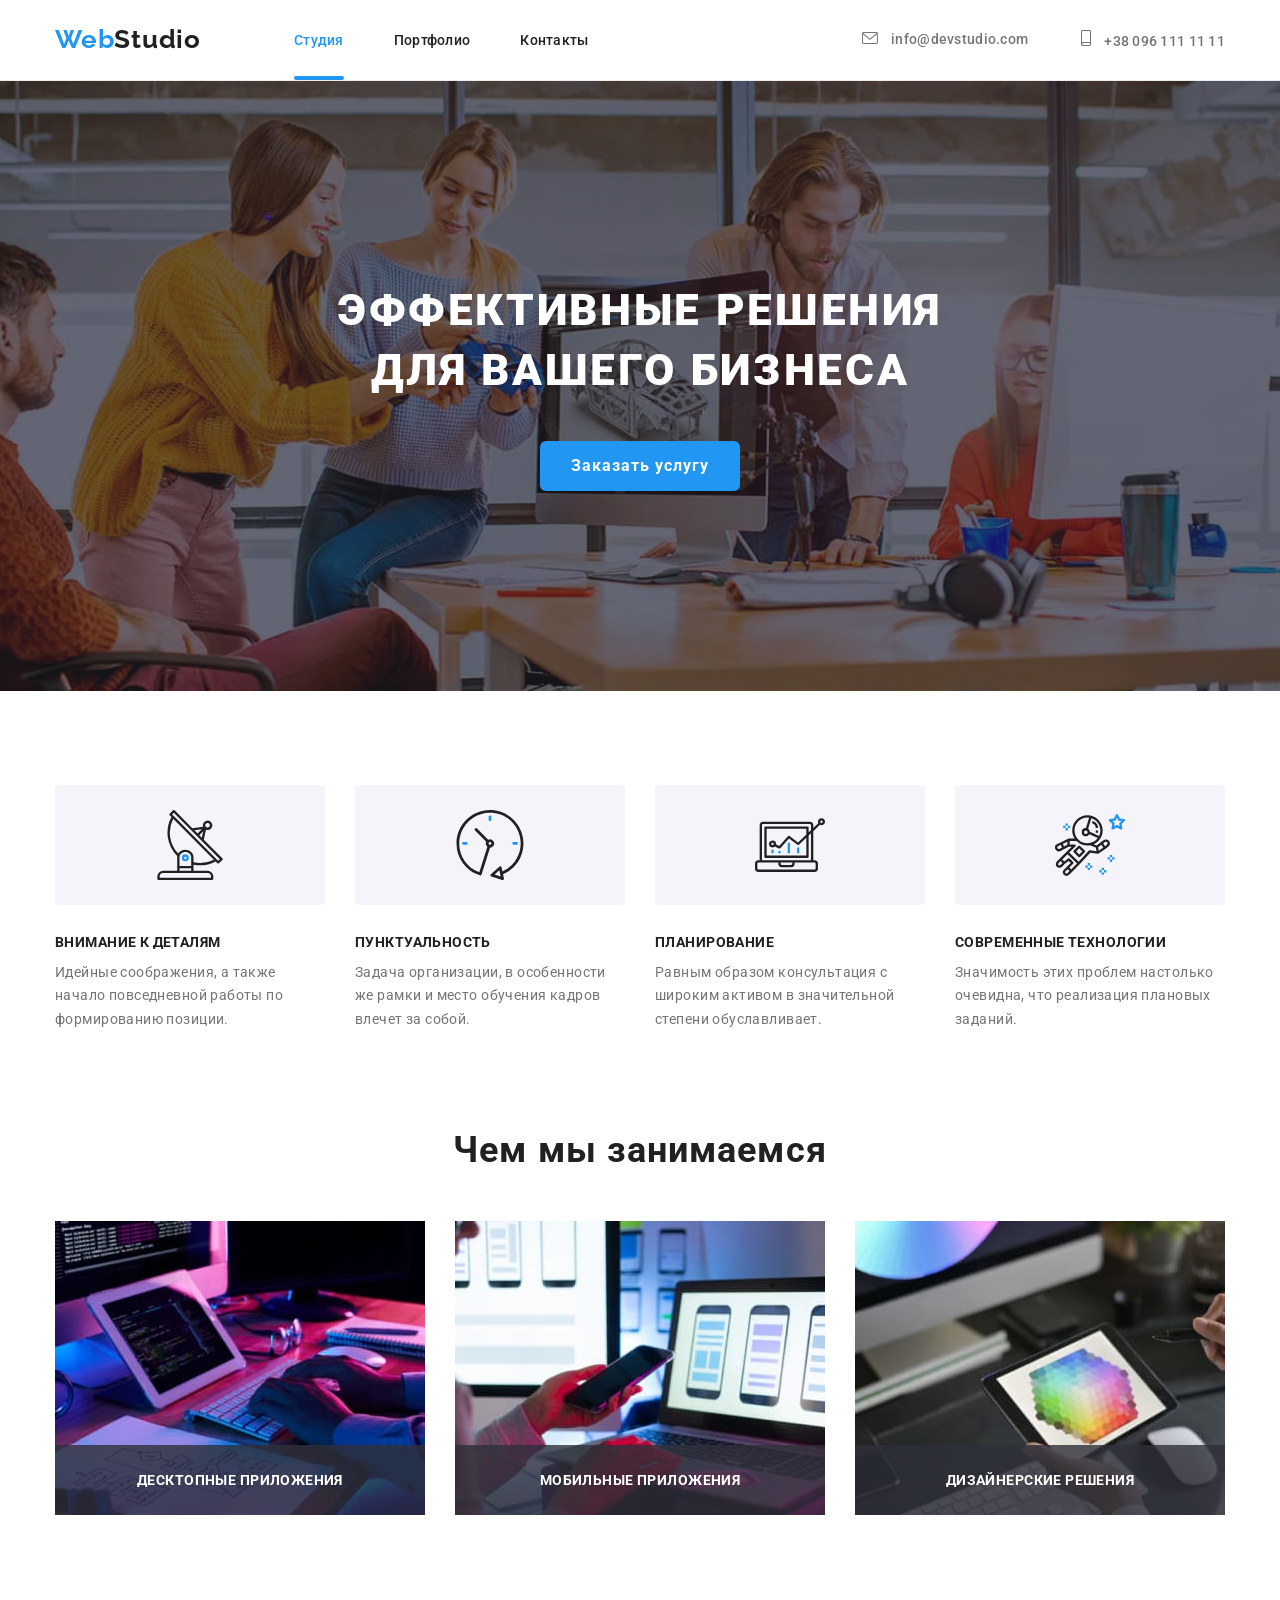
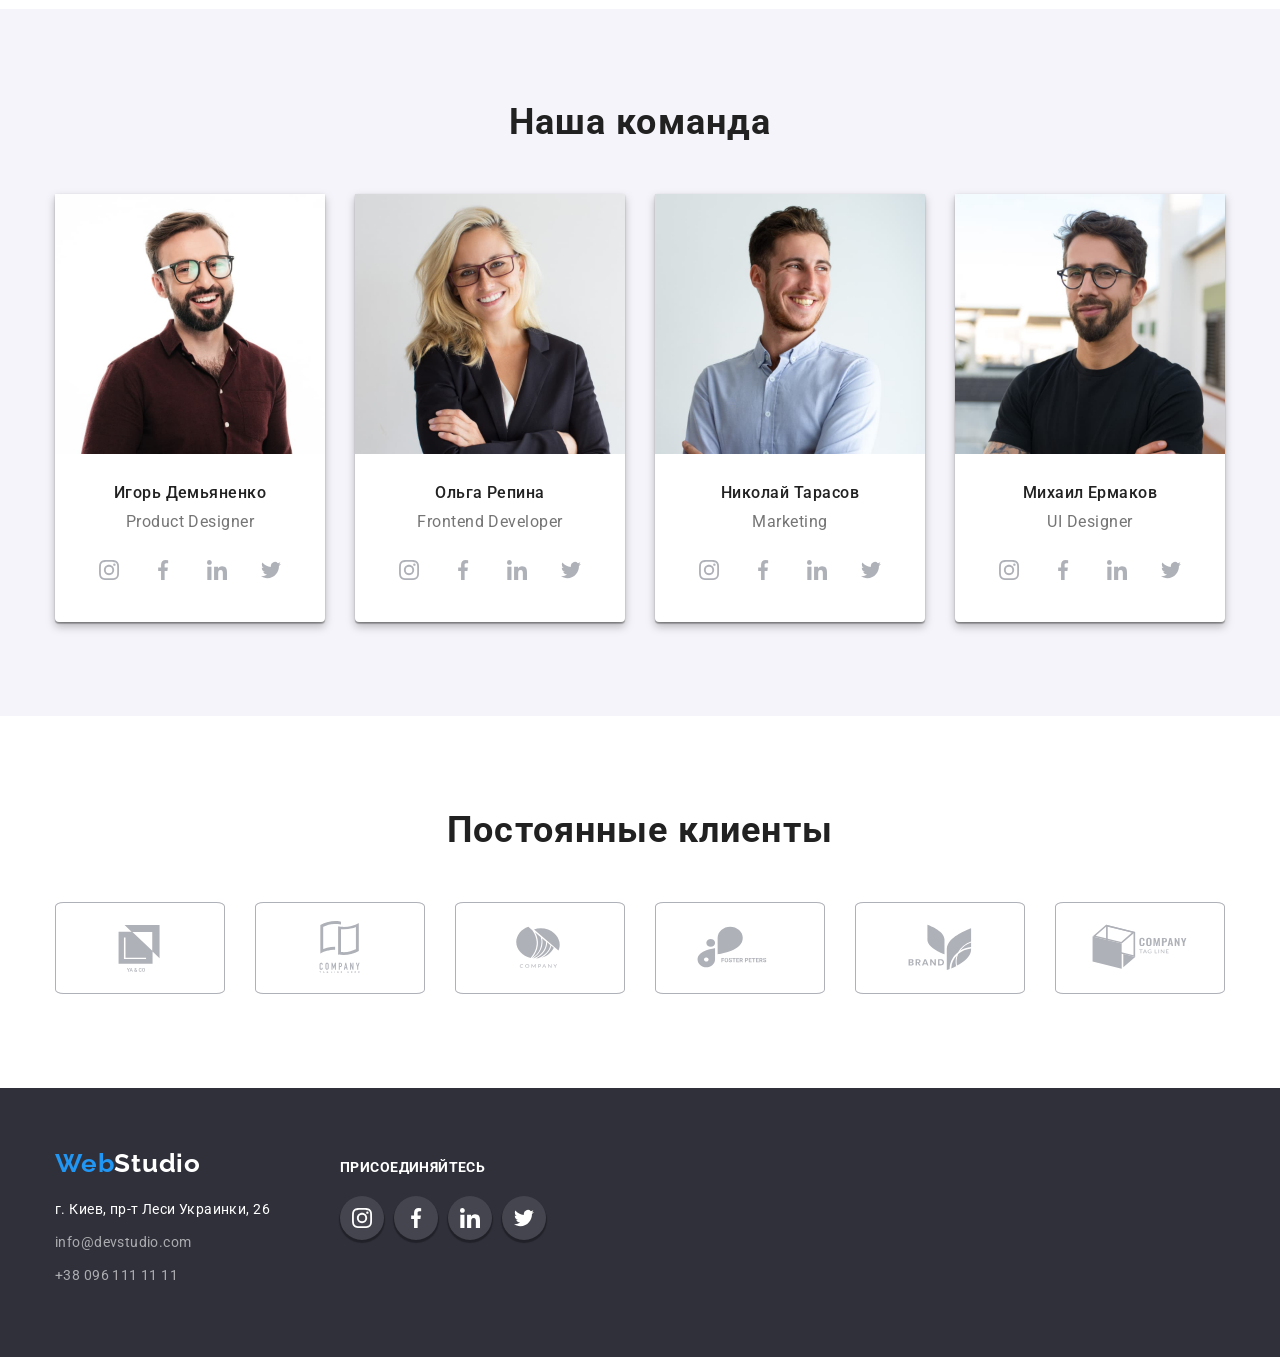
<file: index.html>
<!DOCTYPE html>
<html lang="ru">
<head>
    <meta charset="UTF-8">
    <meta http-equiv="X-UA-Compatible" content="IE=edge">
    <meta name="viewport" content="width=device-width, initial-scale=1.0">
    <link rel="preconnect" href="https://fonts.googleapis.com">
    <link rel="preconnect" href="https://fonts.gstatic.com" crossorigin>
    <link href="https://fonts.googleapis.com/css2?family=Raleway:wght@700&family=Roboto:wght@400;500;700;900&display=swap"
        rel="stylesheet">
    <title>Document</title>
    <link rel="stylesheet" href="https://cdnjs.cloudflare.com/ajax/libs/modern-normalize/1.1.0/modern-normalize.min.css"
        integrity="sha512-wpPYUAdjBVSE4KJnH1VR1HeZfpl1ub8YT/NKx4PuQ5NmX2tKuGu6U/JRp5y+Y8XG2tV+wKQpNHVUX03MfMFn9Q=="
        crossorigin="anonymous" referrerpolicy="no-referrer" />
    <link rel="stylesheet" href="./css/style.css">
</head>
<body>
    <!--Header-->
    <header class="header">
        <div class="container">
            <div class="logo"> 
        <a href="index.html" lang="en" class="header-first">Web<span class="header-second">Studio</span></a>
            </div>
        <nav class="header-nav">
            <ul class="header-list">
                <li class="header-item"><a href="./index.html" class="header-link link current">Студия</a></li>
                <li class="header-item"><a href="./portfolio.html" class="header-link link">Портфолио</a></li>
                <li class="header-item"><a href="./contacts.html" class="header-link link">Контакты</a></li>
            </ul>
        </nav>
            <ul class="header-connect list">
                <li class="header-connect-item"><a class="header-mail link" href="mailto:info@devstudio.com">
            <svg class="header-mail-icon" widht="16" height="12">
                <use href="./images/sprite.svg#icon-envelope"></use>
            </svg>
         info@devstudio.com</a></li>
                <li class="header-connect-item"><a class="header-tel link" href="tel:+380961111111">
            <svg class="header-mail-icon" widht="10" height="16">
                <use href="./images/sprite.svg#icon-smartphone"></use>
            </svg>+38 096 111 11 11</a></li>
        </ul>
        </div>
    </header>
    <!-- Main -->
    <main>
        <section class="hero section">
            <div class="container">
            <h1 class="hero-title">Эффективные решения <br> для вашего бизнеса</h1>
            <button data-modal-open type="button" class="hero-btn">Заказать услугу</button>
            </div>
        </section>
        <section class="description section">
            <div class="container">
            <ul class="description-list">
                <li class="description-item icon-group">
                    <h3 class="description-title">Внимание к деталям</h3>
                    <p class="description-text">Идейные соображения, а также начало повседневной работы по формированию позиции.</p>
                </li>
                <li class="description-item icon-clock">
                    <h3 class="description-title">Пунктуальность</h3>
                    <p class="description-text">Задача организации, в особенности же рамки и место обучения кадров влечет за собой.</p>
                </li>
                <li class="description-item icon-diagram">
                    <h3 class="description-title">Планирование</h3>
                    <p class="description-text">Равным образом консультация с широким активом в значительной степени обуславливает.</p>
                </li>
                <li class="description-item icon-astronaut">
                    <h3 class="description-title">Современные технологии</h3>
                    <p class="description-text">Значимость этих проблем настолько очевидна, что реализация плановых заданий.</p>
                </li>
            </ul>
            </div>
        </section>
        <section class="about section">
            <div class="container">
            <h2 class="about-title">Чем мы занимаемся</h2>
            <ul class="about-list">
                <li class="about-foto">
                    <img src="./images/image1.jpg" alt="набор кода" width="370" height="294">
                    <p class="about-desctop">Десктопные приложения</p>
                </li>
                <li class="about-foto">
                    <img src="./images/image2.jpg" alt="синхронизация с телефона" width="370" height="294">
                    <p class="about-desctop">Мобильные приложения</p>
                </li>
                <li class="about-foto">
                    <img src="./images/image3.jpg" alt="выбор цвета" width="370" height="294">
                    <p class="about-desctop">Дизайнерские решения</p>
                </li>
            </ul>
            </div>
        </section>
        <section class="section team-section">
            <div class="team container">
            <h2 class="team-title">Наша команда</h2>
            <ul class="team-list">
                <li class="team-people">
                    <img src="./images/img4.jpg" alt="мужчина" width="270" height="260">
                    <div class="team-description"><h3 class="team-name">Игорь Демьяненко</h3>
                    <p lang="en" class="team-position">Product Designer</p></div>
                    <ul class="team-soc-list list">
                        <li class="team-soc-item"><a href="" class="team-soc-link link">
                            <svg class="team-soc-icon" wight="20" height="20">
                                <use href="./images/sprite.svg#icon-instagram"></use>
                            </svg>
                        </a></li>
                        <li class="team-soc-item"><a href="" class="team-soc-link link">
                            <svg class="team-soc-icon" wight="20" height="20">
                                <use href="./images/sprite.svg#icon-facebook"></use>
                            </svg>
                        </a></li>
                        <li class="team-soc-item"><a href="" class="team-soc-link link">
                            <svg class="team-soc-icon" wight="20" height="20">
                                <use href="./images/sprite.svg#icon-linkedin"></use>
                            </svg>
                        </a></li>
                        <li class="team-soc-item"><a href="" class="team-soc-link link">
                            <svg class="team-soc-icon" wight="20" height="20">
                                <use href="./images/sprite.svg#icon-twitter"></use>
                            </svg>
                        </a></li>
                    </ul>
                </li>
                <li class="team-people">
                    <img src="./images/img5.jpg" alt="девушка" width="270" height="260">
                    <div class="team-description"><h3 class="team-name">Ольга Репина</h3>
                    <p lang="en" class="team-position">Frontend Developer</p></div>
                    <ul class="team-soc-list list">
                        <li class="team-soc-item"><a href="" class="team-soc-link link">
                            <svg class="team-soc-icon" wight="20" height="20">
                                <use href="./images/sprite.svg#icon-instagram"></use>
                            </svg>
                        </a></li>
                        <li class="team-soc-item"><a href="" class="team-soc-link link">
                            <svg class="team-soc-icon" wight="20" height="20">
                                <use href="./images/sprite.svg#icon-facebook"></use>
                            </svg>
                        </a></li>
                        <li class="team-soc-item"><a href="" class="team-soc-link link">
                            <svg class="team-soc-icon" wight="20" height="20">
                                <use href="./images/sprite.svg#icon-linkedin"></use>
                            </svg>
                        </a></li>
                        <li class="team-soc-item"><a href="" class="team-soc-link link">
                            <svg class="team-soc-icon" wight="20" height="20">
                                <use href="./images/sprite.svg#icon-twitter"></use>
                            </svg>
                        </a></li>
                    </ul>
                </li> 
                <li class="team-people">
                    <img src="./images/img6.jpg" alt="мужчина" width="270" height="260">
                    <div class="team-description"><h3 class="team-name">Николай Тарасов</h3>
                    <p lang="en" class="team-position">Marketing</p></div>
                    <ul class="team-soc-list list">
                        <li class="team-soc-item"><a href="" class="team-soc-link link">
                            <svg class="team-soc-icon" wight="20" height="20">
                                <use href="./images/sprite.svg#icon-instagram"></use>
                            </svg>
                        </a></li>
                        <li class="team-soc-item"><a href="" class="team-soc-link link">
                            <svg class="team-soc-icon" wight="20" height="20">
                                <use href="./images/sprite.svg#icon-facebook"></use>
                            </svg>
                        </a></li>
                        <li class="team-soc-item"><a href="" class="team-soc-link link">
                            <svg class="team-soc-icon" wight="20" height="20">
                                <use href="./images/sprite.svg#icon-linkedin"></use>
                            </svg>
                        </a></li>
                        <li class="team-soc-item"><a href="" class="team-soc-link link">
                            <svg class="team-soc-icon" wight="20" height="20">
                                <use href="./images/sprite.svg#icon-twitter"></use>
                            </svg>
                        </a></li>
                    </ul>
                </li>
                <li class="team-people">
                    <img src="./images/img7.jpg" alt="мужчина" width="270" height="260">
                    <div class="team-description"><h3 class="team-name">Михаил Ермаков</h3>
                    <p lang="en" class="team-position">UI Designer</p></div>
                    <ul class="team-soc-list list">
                        <li class="team-soc-item"><a href="" class="team-soc-link link">
                            <svg class="team-soc-icon" wight="20" height="20">
                                <use href="./images/sprite.svg#icon-instagram"></use>
                            </svg>
                        </a></li>
                        <li class="team-soc-item"><a href="" class="team-soc-link link">
                            <svg class="team-soc-icon" wight="20" height="20">
                                <use href="./images/sprite.svg#icon-facebook"></use>
                            </svg>
                        </a></li>
                        <li class="team-soc-item"><a href="" class="team-soc-link link">
                            <svg class="team-soc-icon" wight="20" height="20">
                                <use href="./images/sprite.svg#icon-linkedin"></use>
                            </svg>
                        </a></li>
                        <li class="team-soc-item"><a href="" class="team-soc-link link">
                            <svg class="team-soc-icon" wight="20" height="20">
                                <use href="./images/sprite.svg#icon-twitter"></use>
                            </svg>
                        </a></li>
                    </ul>
                </li>
            </ul>
            </div>
        </section>
        <section class="section">
            <div class="container">
                <h2 class="client-title">Постоянные клиенты</h2>
                <ul class="client-list list">
                    <li class="client-item">
                        <a href="" class="client-link link">
                            <svg class="client-icon" wight="106" height="60">
                                <use href="./images/sprite.svg#icon-yaco"></use>
                            </svg>
                        </a>
                    </li>
                    <li class="client-item">
                        <a href="" class="client-link link">
                            <svg class="client-icon" wight="106" height="60">
                                <use href="./images/sprite.svg#icon-company"></use>
                            </svg>
                        </a>
                    </li>
                    <li class="client-item">
                        <a href="" class="client-link link">
                            <svg class="client-icon" wight="106" height="60">
                                <use href="./images/sprite.svg#icon-company_twice"></use>
                            </svg>
                        </a>
                    </li>
                    <li class="client-item">
                        <a href="" class="client-link link">
                            <svg class="client-icon" wight="106" height="60">
                                <use href="./images/sprite.svg#icon-fosters"></use>
                            </svg>
                        </a>
                    </li>
                    <li class="client-item">
                        <a href="" class="client-link link">
                            <svg class="client-icon" wight="106" height="60">
                                <use href="./images/sprite.svg#icon-brand"></use>
                            </svg>
                        </a>
                    </li>
                    <li class="client-item">
                        <a href="" class="client-link link">
                            <svg class="client-icon" wight="106" height="60">
                                <use href="./images/sprite.svg#icon-company_third"></use>
                            </svg>
                        </a>
                    </li>
                </ul>
            </div>
        </section>
    </main>
    <!-- Футер -->
    <footer class="footer">
        <div class="footer-container container">
        <div class="logo-footer">
        <a href="index.html" lang="en" class="link footer-logo-first">Web<span class="footer-logo-second">Studio</span></a>
        <address class="footer-adress">
            <ul class="footer-list">
                <li class="footer-item"><a class="footer-street link" href="https://goo.gl/maps/RggWu3k9mETqc1mK9" target="_blank" rel="noopener nofollow noreferrer">г.
                        Киев, пр-т Леси Украинки, 26</a></li>
                <li class="footer-item"><a class="footer-mail link" href="mailto:info@devstudio.com">info@devstudio.com</a></li>
                <li class="footer-item"><a class="footer-tel link" href="tel:+380961111111">+38 096 111 11 11</a></li>
            </ul>
        </address>
        </div>
        <div class="footer-second">
            <p class="footer-connect">Присоединяйтесь</p>
            <ul class="footer-soc-list list">
                <li class="footer-soc-item">
                    <a href="" class="footer-soc-link link">
                    <svg class="footer-soc-icon" wight="20" height="20">
                        <use href="./images/sprite.svg#icon-instagram"></use>
                    </svg>
                    </a>
                </li>
                <li class="footer-soc-item">
                    <a href="" class="footer-soc-link link">
                        <svg class="footer-soc-icon" wight="20" height="20">
                            <use href="./images/sprite.svg#icon-facebook"></use>
                        </svg>
                    </a>
                </li>
                <li class="footer-soc-item">
                    <a href="" class="footer-soc-link link">
                        <svg class="footer-soc-icon" wight="20" height="20">
                            <use href="./images/sprite.svg#icon-linkedin"></use>
                        </svg>
                    </a>
                </li>
                <li class="footer-soc-item">
                    <a href="" class="footer-soc-link link">
                        <svg class="footer-soc-icon" wight="20" height="20">
                            <use href="./images/sprite.svg#icon-twitter"></use>
                        </svg>
                    </a>
                </li>
            </ul>
        </div>
        </div>
    </footer>
    <div class="backdrop is-hidden " data-modal>
        <div class="modal">
            <button data-modal-close type="button" class="modal-btn">X
            </button>
        </div>

    </div>
    <script src="./js/modal.js"></script>
</body>
</html>
</file>
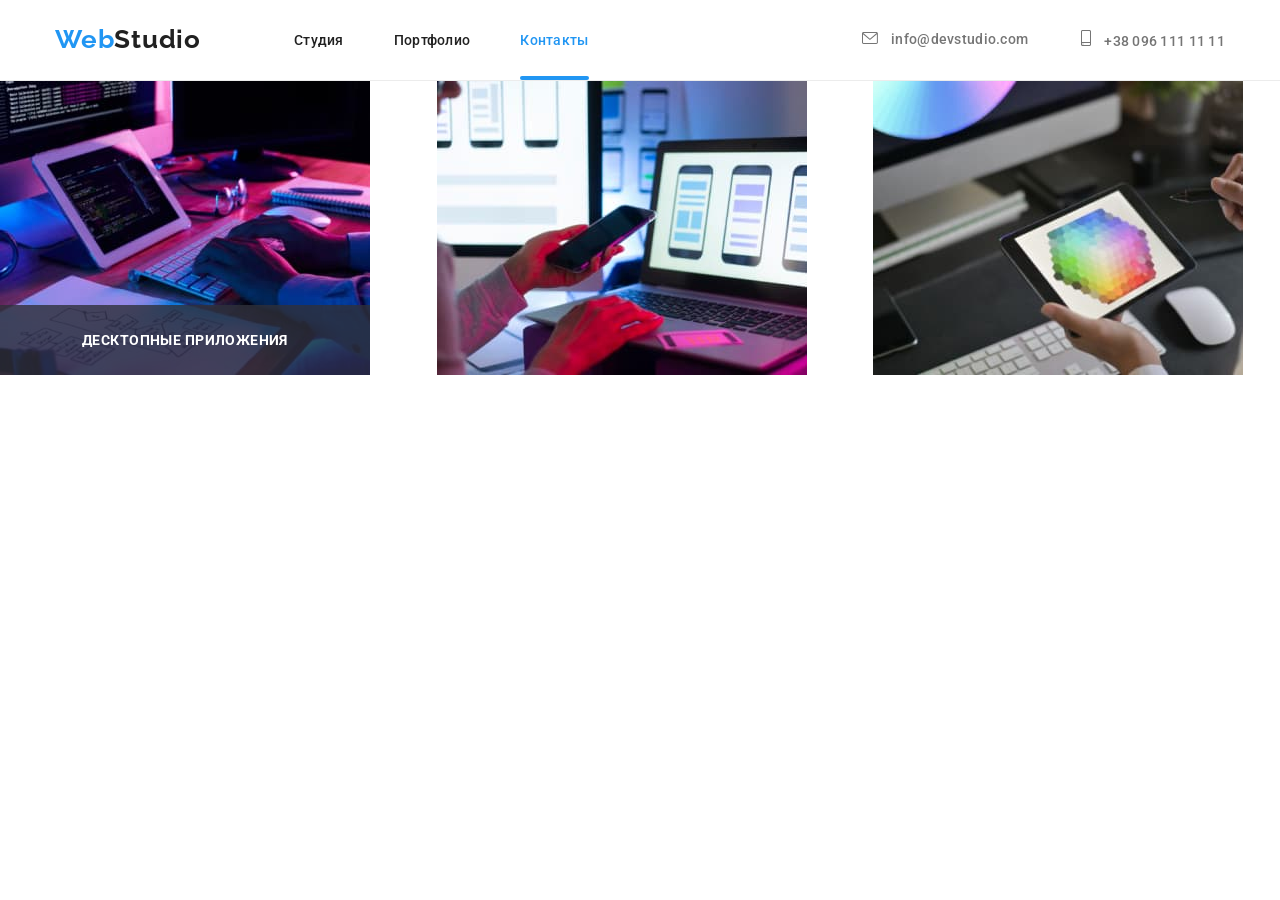
<file: contacts.html>
<!DOCTYPE html>
<html lang="en">
<head>
    <meta charset="UTF-8">
    <meta http-equiv="X-UA-Compatible" content="IE=edge">
    <meta name="viewport" content="width=device-width, initial-scale=1.0">
    <link rel="preconnect" href="https://fonts.googleapis.com">
    <link rel="preconnect" href="https://fonts.gstatic.com" crossorigin>
    <link href="https://fonts.googleapis.com/css2?family=Raleway:wght@700&family=Roboto:wght@400;500;700;900&display=swap"
        rel="stylesheet">
    <title>Contacs</title>
    <link rel="stylesheet" href="https://cdnjs.cloudflare.com/ajax/libs/modern-normalize/1.1.0/modern-normalize.min.css"
        integrity="sha512-wpPYUAdjBVSE4KJnH1VR1HeZfpl1ub8YT/NKx4PuQ5NmX2tKuGu6U/JRp5y+Y8XG2tV+wKQpNHVUX03MfMFn9Q=="
        crossorigin="anonymous" referrerpolicy="no-referrer" />
    <link rel="stylesheet" href="./css/style.css">
</head>
<body>
    <header class="header">
        <div class="container">
            <div class="logo">
                <a href="index.html" lang="en" class="header-first">Web<span class="header-second">Studio</span></a>
            </div>
            <nav class="header-nav">
                <ul class="header-list">
                    <li class="header-item"><a href="./index.html" class="header-link link ">Студия</a></li>
                    <li class="header-item"><a href="./portfolio.html" class="header-link link">Портфолио</a></li>
                    <li class="header-item"><a href="./contacts.html" class="header-link link current">Контакты</a></li>
                </ul>
            </nav>
            <ul class="header-connect list">
                <li><a class="header-mail link" href="mailto:info@devstudio.com">
                        <svg class="header-mail-icon" widht="16" height="12">
                            <use href="./images/sprite.svg#icon-envelope"></use>
                        </svg>
                        info@devstudio.com</a></li>
                <li><a class="header-tel link" href="tel:+380961111111">
                        <svg class="header-mail-icon" widht="10" height="16">
                            <use href="./images/sprite.svg#icon-smartphone"></use>
                        </svg>+38 096 111 11 11</a></li>
            </ul>
        </div>
    </header>
    <ul class="about-list">
        <li class="about-foto">
            <img src="./images/image1.jpg" alt="набор кода" width="370" height="294">
            <p class="about-desctop">Десктопные приложения</p>
        </li>
        <li class="about-foto">
            <img src="./images/image2.jpg" alt="синхронизация с телефона" width="370" height="294">
        </li>
        <li class="about-foto">
            <img src="./images/image3.jpg" alt="выбор цвета" width="370" height="294">
        </li>
    </ul>
    
</body>
</html>
</file>
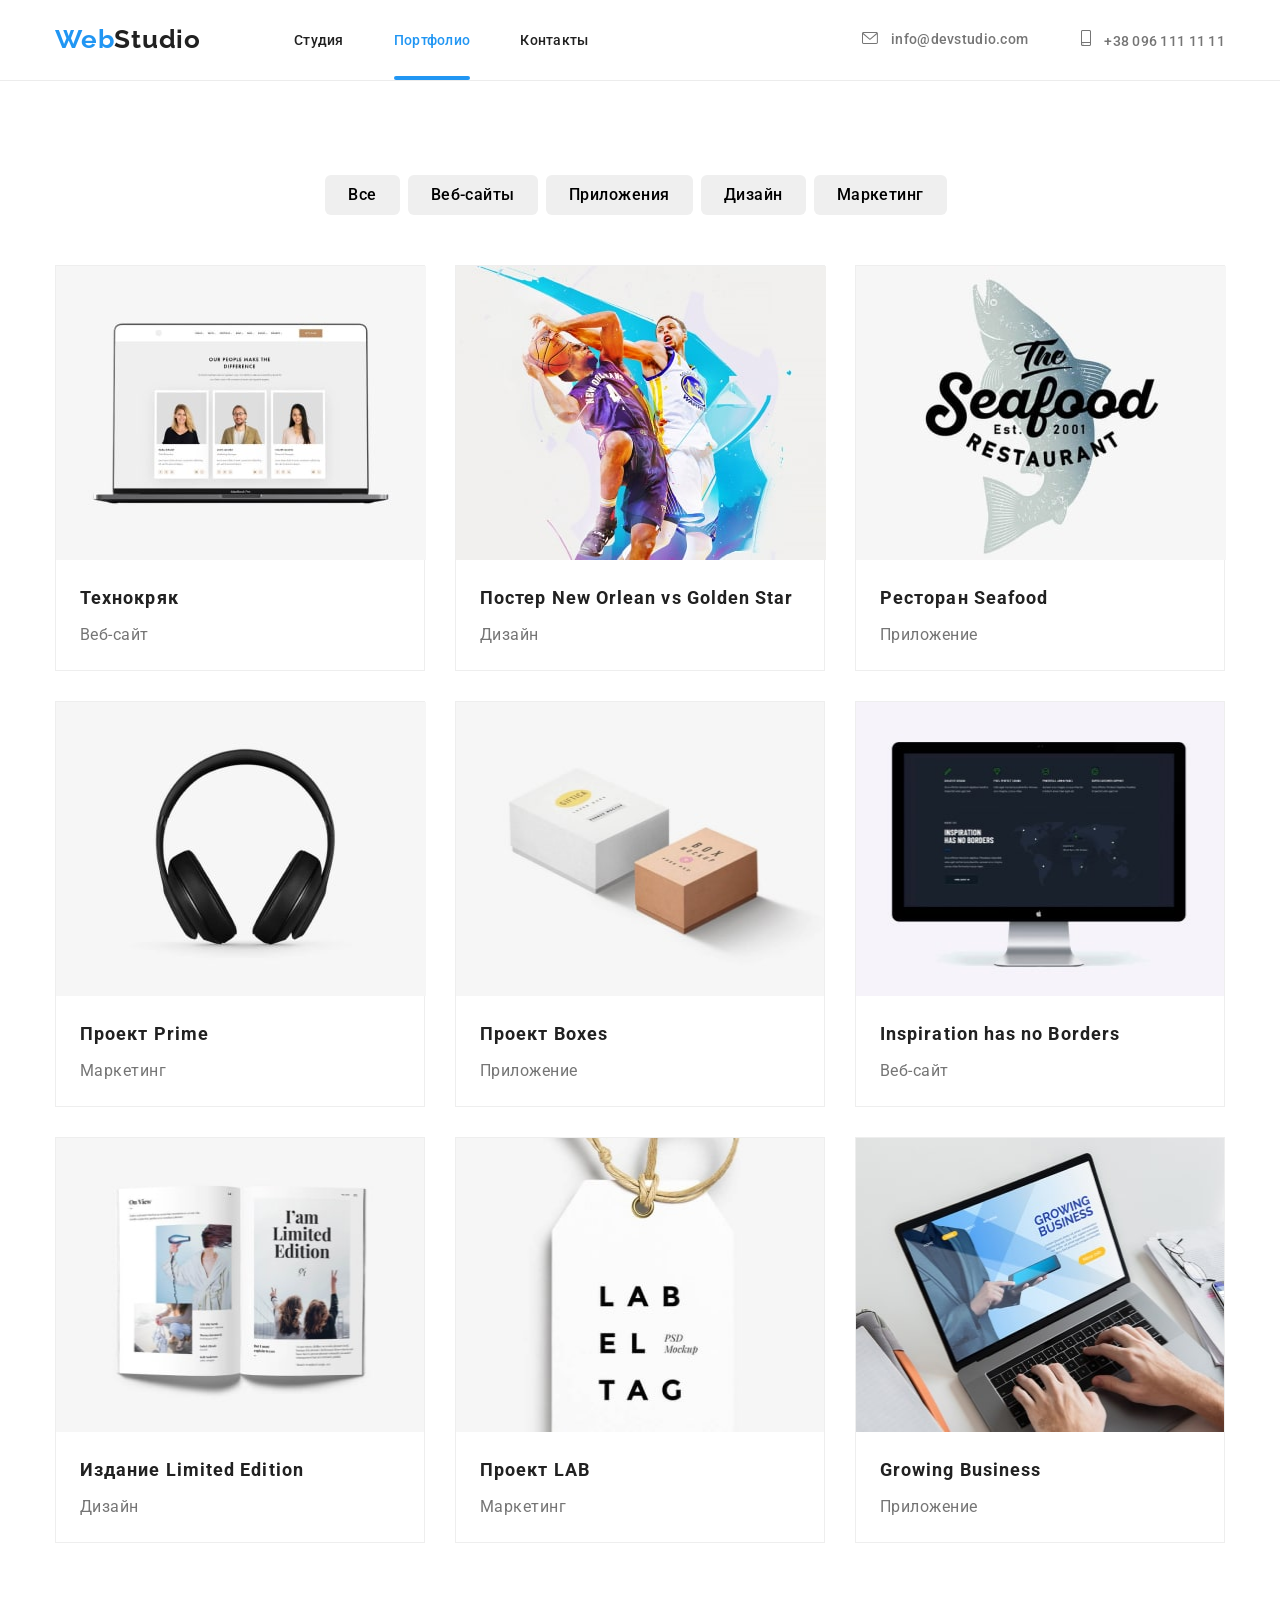
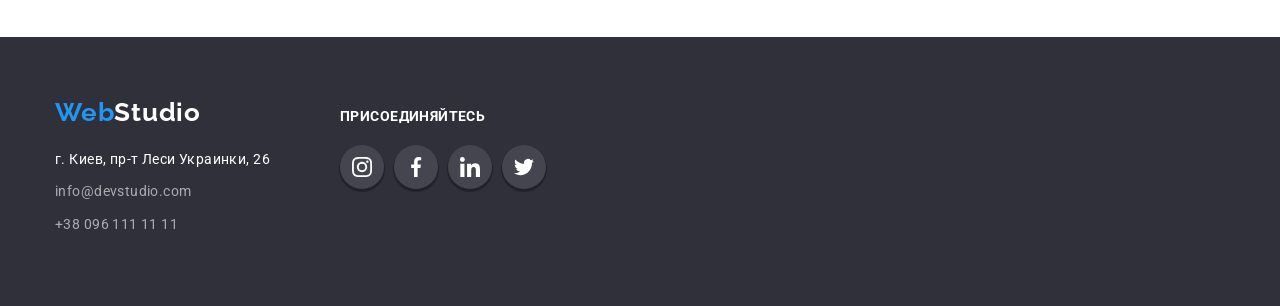
<file: portfolio.html>
<!DOCTYPE html>
<html lang="ru">
<head>
    <meta charset="UTF-8">
    <meta http-equiv="X-UA-Compatible" content="IE=edge">
    <meta name="viewport" content="width=device-width, initial-scale=1.0">
    <link rel="preconnect" href="https://fonts.googleapis.com">
    <link rel="preconnect" href="https://fonts.gstatic.com" crossorigin>
    <link href="https://fonts.googleapis.com/css2?family=Raleway:wght@700&family=Roboto:wght@400;500;700;900&display=swap"
        rel="stylesheet">
    <title>Portfolio</title>
    <link rel="stylesheet" href="https://cdnjs.cloudflare.com/ajax/libs/modern-normalize/1.1.0/modern-normalize.min.css"
        integrity="sha512-wpPYUAdjBVSE4KJnH1VR1HeZfpl1ub8YT/NKx4PuQ5NmX2tKuGu6U/JRp5y+Y8XG2tV+wKQpNHVUX03MfMFn9Q=="
        crossorigin="anonymous" referrerpolicy="no-referrer" />
    <link rel="stylesheet" href="./css/style.css">
</head>
<body>
    <!--Header-->
    <header class="header">
        <div class="container">
            <div class="logo">
                <a href="index.html" lang="en" class="header-first">Web<span class="header-second">Studio</span></a>
            </div>
            <nav class="header-nav">
                <ul class="header-list">
                    <li class="header-item"><a href="./index.html" class="header-link link">Студия</a></li>
                    <li class="header-item"><a href="./portfolio.html" class="header-link link current">Портфолио</a></li>
                    <li class="header-item"><a href="./contacts.html" class="header-link link">Контакты</a></li>
                </ul>
            </nav>
            <ul class="header-connect list">
                <li><a class="header-mail link" href="mailto:info@devstudio.com">
                        <svg class="header-mail-icon" widht="16" height="12">
                            <use href="./images/sprite.svg#icon-envelope"></use>
                        </svg>
                        info@devstudio.com</a></li>
                <li><a class="header-tel link" href="tel:+380961111111">
                        <svg class="header-mail-icon" widht="10" height="16">
                            <use href="./images/sprite.svg#icon-smartphone"></use>
                        </svg>+38 096 111 11 11</a></li>
            </ul>
        </div>
    </header>
    <!-- Основа -->
    <main>
        <section class="example section">
            <div class="container">
            <ul class="example-search">
                <li class="example-btn">
                    <button type="button" class="btn">Все</button>
                </li>
                <li class="example-btn">
                    <button type="button" class="btn">Веб-сайты</button>
                </li>
                <li class="example-btn">
                    <button type="button" class="btn">Приложения</button>
                </li>
                <li class="example-btn">
                    <button type="button" class="btn">Дизайн</button>
                </li>
                <li class="example-btn">
                    <button type="button" class="btn">Маркетинг</button>
                </li>
            </ul>
            <ul class="example-list">
                <li class="example-galery">
                    <div class="overlay-box">
                    <img src="./images/img8.jpg" alt="Ноутбук" width="370px" height="294px">
                    <div class="overlay">
                        <p class="overlay-text">Ресурс предлагает комплексные предложения с разным уровнем функционала и сервисов. Все это позволит посетителю получить
                        исчерпывающие сведения о компании или частном лице.</p>
                    </div>
                    </div>
                    <div class="example-title-text">
                    <h3 class="example-title">Технокряк</h3>
                    <p class="example-text">Веб-сайт</p>
                    </div>
                </li>
                <li class="example-galery">
                    <div class="overlay-box">
                    <img src="./images/img9.jpg" alt="Постер" width="370px" height="294px">
                    <div class="overlay">
                        <p class="overlay-text">Ресурс предлагает комплексные предложения с разным уровнем функционала и сервисов. Все это позволит посетителю получить
                        исчерпывающие сведения о компании или частном лице.</p>
                    </div>
                    </div>
                    <div class="example-title-text">
                    <h3 class="example-title">Постер New Orlean vs Golden Star</h3>
                    <p class="example-text">Дизайн</p>
                    </div>
                </li>
                <li class="example-galery">
                    <div class="overlay-box">
                    <img src="./images/img10.jpg" alt="Ресторан" width="370px" height="294px">
                    <div class="overlay">
                        <p class="overlay-text">Ресурс предлагает комплексные предложения с разным уровнем функционала и сервисов. Все это позволит посетителю получить
                        исчерпывающие сведения о компании или частном лице.</p>
                    </div>
                    </div>
                    <div class="example-title-text">
                    <h3 class="example-title">Ресторан Seafood</h3>
                    <p class="example-text">Приложение</p>
                    </div>
                </li>
                <li class="example-galery">
                    <div class="overlay-box">
                    <img src="./images/img11.jpg" alt="Наушники" width="370px" height="294px">
                    <div class="overlay">
                        <p class="overlay-text">Ресурс предлагает комплексные предложения с разным уровнем функционала и сервисов. Все это позволит посетителю получить
                        исчерпывающие сведения о компании или частном лице.</p>
                    </div>
                    </div>
                    <div class="example-title-text">
                    <h3 class="example-title">Проект Prime</h3>
                    <p class="example-text">Маркетинг</p>
                    </div>
                </li>
                <li class="example-galery">
                    <div class="overlay-box">
                    <img src="./images/img13.jpg" alt="Коробки" width="368px" height="294px">
                    <div class="overlay">
                        <p class="overlay-text">Ресурс предлагает комплексные предложения с разным уровнем функционала и сервисов. Все это позволит посетителю получить
                        исчерпывающие сведения о компании или частном лице.</p>
                    </div>
                    </div>
                    <div class="example-title-text">
                    <h3 class="example-title">Проект Boxes</h3>
                    <p class="example-text">Приложение</p>
                    </div>
                </li>
                <li class="example-galery">
                    <div class="overlay-box">
                    <img src="./images/img14.jpg" alt="Монитор" width="368px" height="294px">
                    <div class="overlay">
                        <p class="overlay-text">Ресурс предлагает комплексные предложения с разным уровнем функционала и сервисов. Все это позволит посетителю получить
                        исчерпывающие сведения о компании или частном лице.</p>
                    </div>
                    </div>
                    <div class="example-title-text">
                    <h3 class="example-title">Inspiration has no Borders</h3>
                    <p class="example-text">Веб-сайт</p>
                    </div>
                </li>
                <li class="example-galery">
                    <div class="overlay-box">
                    <img src="./images/img15.jpg" alt="Книга" width="368px" height="294px">
                    <div class="overlay">
                        <p class="overlay-text">Ресурс предлагает комплексные предложения с разным уровнем функционала и сервисов. Все это позволит посетителю получить
                        исчерпывающие сведения о компании или частном лице.</p>
                    </div>
                    </div>
                    <div class="example-title-text">
                    <h3 class="example-title">Издание Limited Edition</h3>
                    <p class="example-text">Дизайн</p>
                    </div>
                </li>
                <li class="example-galery">
                    <div class="overlay-box">
                    <img src="./images/img16.jpg" alt="Бирка" width="368px" height="294px">
                    <div class="overlay">
                        <p class="overlay-text">Ресурс предлагает комплексные предложения с разным уровнем функционала и сервисов. Все это позволит посетителю получить
                        исчерпывающие сведения о компании или частном лице.</p>
                    </div>
                    </div>
                    <div class="example-title-text">
                    <h3 class="example-title">Проект LAB</h3>
                    <p class="example-text">Маркетинг</p>
                    </div>
                </li>
                <li class="example-galery">
                    <div class="overlay-box">
                    <img src="./images/img17.jpg" alt="Ноутбук" width="368px" height="294px">
                    <div class="overlay">
                        <p class="overlay-text">Ресурс предлагает комплексные предложения с разным уровнем функционала и сервисов. Все это позволит посетителю получить
                        исчерпывающие сведения о компании или частном лице.</p>
                    </div>
                    </div>
                    <div class="example-title-text">
                    <h3 class="example-title">Growing Business</h3>
                    <p class="example-text">Приложение</p>
                    </div>
                </li>
            </ul>
            </div>
        </section>
    </main>
    <!-- Футер -->
<footer class="footer">
    <div class="footer-container container">
        <div class="logo-footer">
            <a href="index.html" lang="en" class="link footer-logo-first">Web<span
                    class="footer-logo-second">Studio</span></a>
            <address class="footer-adress">
                <ul class="footer-list">
                    <li class="footer-item"><a class="footer-street link" href="https://goo.gl/maps/RggWu3k9mETqc1mK9"
                            target="_blank" rel="noopener nofollow noreferrer">г.
                            Киев, пр-т Леси Украинки, 26</a></li>
                    <li class="footer-item"><a class="footer-mail link"
                            href="mailto:info@devstudio.com">info@devstudio.com</a></li>
                    <li class="footer-item"><a class="footer-tel link" href="tel:+380961111111">+38 096 111 11 11</a>
                    </li>
                </ul>
            </address>
        </div>
        <div class="footer-second">
            <p class="footer-connect">Присоединяйтесь</p>
            <ul class="footer-soc-list list">
                <li class="footer-soc-item">
                    <a href="" class="footer-soc-link link">
                        <svg class="footer-soc-icon" wight="20" height="20">
                            <use href="./images/sprite.svg#icon-instagram"></use>
                        </svg>
                    </a>
                </li>
                <li class="footer-soc-item">
                    <a href="" class="footer-soc-link link">
                        <svg class="footer-soc-icon" wight="20" height="20">
                            <use href="./images/sprite.svg#icon-facebook"></use>
                        </svg>
                    </a>
                </li>
                <li class="footer-soc-item">
                    <a href="" class="footer-soc-link link">
                        <svg class="footer-soc-icon" wight="20" height="20">
                            <use href="./images/sprite.svg#icon-linkedin"></use>
                        </svg>
                    </a>
                </li>
                <li class="footer-soc-item">
                    <a href="" class="footer-soc-link link">
                        <svg class="footer-soc-icon" wight="20" height="20">
                            <use href="./images/sprite.svg#icon-twitter"></use>
                        </svg>
                    </a>
                </li>
            </ul>
        </div>
    </div>
</footer>
</body>
</html>
</file>
<file: css/style.css>
:root {
    --all-title: #212121;
    --btn-color:#FFFFFF;
    --btn-background:#2196F3;
    --timing-function:cubic-bezier(0.4, 0, 0.2, 1);
}
p, h1, h2, h3, h4, h5, h6 {
    margin: 0;
}
ul, ol {
    margin: 0;
    padding-left: 0;
}
button {
    cursor: pointer;
    border: 1px solid transparent;
    border-radius: 6px;
}
img {
    display: block;
}
body {
    font-family: 'Roboto', 'Raleway', sans-serif;
    font-style: normal;
    color: #757575;
}
.container {
    width: 1200px;
    margin: 0 auto;
    padding-left: 15px;
    padding-right: 15px;
}
.section {
    padding-top: 94px;
}
.link, .header-first {
    text-decoration: none;
}
/* Хедер */
.header {
    border-bottom: 1px solid #ECECEC;
}
.header .container {
    display: flex;
    align-items: center;
    justify-content: space-between;
}
.logo {
    margin-top: 24px;
    margin-bottom: 25px;
}
.header-list, .description-list, .about-list, .team-list, .example-search, .example-list, .footer-list, .list  {
    list-style-type: none;
}
.header-list,
.description-list,
.about-list,
.team-list,
.example-search,
.example-list,
.team-soc-list,
.about-desctop,
.team-soc-link,
.client-list,
.client-link,
.footer-soc-link,
.footer-soc-list,
.header-connect,
.footer
{
    display: flex;
}
.header-first, .footer-logo-first {
    font-family: 'Raleway';
    font-style: normal;
    font-weight: 700;
    font-size: 26px;
    line-height: 1.19;
    letter-spacing: 0.03em;
    color: #2196F3;
}
.header-second {
    color: #212121;
}
.header-list {
    margin-left: 93px;
    position: relative;
    
}
.header-item {
    
    margin-right: 50px;
}
.header-connect {
    margin-left: auto
}
.header-link {
    position: relative;
    padding-bottom: 32px;
    font-weight: 500;
    font-size: 14px;
    line-height: 1.14;
    letter-spacing: 0.02em;
    color: #212121; 
    transition-duration:250ms;
    transition-timing-function:cubic-bezier(0.4, 0, 0.2, 1);
}
.header-link.current {
    color: var(--btn-background);
    
}
.header-link::after {
    content: "";
    position: absolute;
    width: 100%;
    left: 0;
    bottom: 0;
    display: block;
    height: 4px;
    background: var(--btn-background);
    border-radius: 2px;
    opacity: 0;

}
.header-link.current::after {
    opacity: 1;
    
}
.header-link:hover, 
.header-link:focus,
.header-mail:hover,
.header-mail:focus,
.header-tel:hover,
.header-tel:focus,
.footer-mail:hover,
.footer-mail:focus,
.footer-tel:hover,
.footer-tel:focus {
    color: #2196F3;

    /* transition-timing-function:var(--timing-function); */
}
.header-mail, .header-tel {
    font-weight: 500;
    font-size: 14px;
    line-height: 1.14;
    letter-spacing: 0.02em;
    color: #757575;
    transition-duration:250ms;
    transition-timing-function:cubic-bezier(0.4, 0, 0.2, 1);
}

.header-mail-icon {
    display: inline-block;
    fill: currentColor;
    margin-right: 10px;
    justify-content: center;
    max-width: 16px;
    transition-duration:250ms;
    transition-timing-function:cubic-bezier(0.4, 0, 0.2, 1);
}
.header-tel {
    margin-left: 50px;
}
.hero {
    background-color: #2F303A;
    background-image: linear-gradient(rgba(47, 48, 58, 0.4), rgba(47, 48, 58, 0.4)),
    url(../images/title-bg.jpg);
    background-repeat: no-repeat;
    background-position: center;
    background-size: cover;
    max-width: 1600px;
    margin: 0 auto;
    text-align: center;
    padding-top: 200px;
    padding-bottom: 200px;
}
.hero-title {
    font-weight: 900;
    font-size: 44px;
    line-height: 1.36;
    letter-spacing: 0.06em;
    text-transform: uppercase;
    color: #FFFFFF;
    margin-bottom: 40px;
}
.hero-btn {
    font-family: inherit;
    font-weight: 700;
    font-size: 16px;
    line-height: 1.87;
    min-width: 200px;
    height: 50px;
    letter-spacing: 0.06em;
    color: #FFFFFF;
    background-color: var(--btn-background);   
}
.description-item:nth-child(-n + 3) {
    margin-right: 30px;
}
.description-item::before {
    display: block;
    content: "";
    height: 120px;
    width: 270px;
    background-color: rgba(245, 244, 250, 1);
    background-size: auto;
    background-repeat: no-repeat;
    background-position: center;
    margin-bottom: 30px;
    border-radius: 2%;
}
.icon-group::before{
    background-image: url(../images/group.svg);
}
.icon-clock::before {
    background-image: url(../images/clock.svg);
}
.icon-diagram::before {
    background-image: url(../images/diagram.svg);
}
.icon-astronaut::before {
    background-image: url(../images/astronaut.svg);
}
.description-title {
    font-weight: 700;
    font-size: 14px;
    line-height: 1.14;
    letter-spacing: 0.03em;
    text-transform: uppercase;
    color: var(--all-title);
    margin-bottom: 10px;
}
.description-text {
    font-weight: 400;
    font-size: 14px;
    line-height: 1.71;
    letter-spacing: 0.03em;
    max-width: 270px;
    height: 75px;
}
.about-title, .team-title, .client-title {
    font-weight: 700;
    font-size: 36px;
    line-height: 1.16;
    text-align: center;
    letter-spacing: 0.03em;
    color: var(--all-title);
}
.about-title {
    margin-bottom: 50px;
}
.about-list {
    margin-left: -30px;
}
.about-foto {
    position: relative;
    width: calc(100% / 3 - 30px);
    margin-left: 30px;
    margin-bottom: 94px;    
}
.about-desctop {
    font-style: normal;
    font-weight: 700;
    font-size: 14px;
    line-height: 16px;
    letter-spacing: 0.03em;
    text-transform: uppercase;
    color: #FFFFFF;
    background: rgba(47, 48, 58, 0.8);
    width: 370px;
    height: 70px;
    align-items: center;
    justify-content: center;
    position: absolute;
    bottom: 0;
    left: 0;
    /* opacity: 0; */
}
/* .about-foto:focus .about-desctop,
.about-foto:hover .about-desctop{
    opacity: 1;
    transition-duration:250ms;
    transition-timing-function:cubic-bezier(0.4, 0, 0.2, 1);
} */
/* Блок команда */
.team-section {
    background: #F5F4FA;
    padding-top: 93px;
    /* border: 1px solid #000000;
    box-shadow: 0px 4px 4px rgba(0, 0, 0, 0.25); */
}
.team-title {
    margin-bottom: 50px;
}
.team-people {
    background-color: #FFFFFF;
    flex-basis: calc(100% / 4 - 30px);
    margin-left: 30px;
    box-shadow: 0px 1px 3px rgba(0, 0, 0, 0.12),
    0px 1px 1px rgba(0, 0, 0, 0.14),
    0px 2px 1px rgba(0, 0, 0, 0.2);
    border-radius: 0px 0px 4px 4px;
    filter: drop-shadow(0px 4px 4px rgba(0, 0, 0, 0.25));
    
}
/* .team-people:hover,
.team-people:focus {
    transition-duration:250ms;
    transition-timing-function:cubic-bezier(0.4, 0, 0.2, 1);} */

.team-description {
    padding-top: 30px;
}   
.team-name {
    font-weight: 500;
    font-size: 16px;
    line-height: 1.18;
    text-align: center;
    letter-spacing: 0.03em;
    color: var(--all-title);
    margin-bottom: 10px;
}
.team-position {
    font-weight: 400;
    font-size: 16px;
    line-height: 1.18;
    text-align: center;
    letter-spacing: 0.03em;
    margin-bottom: 16px;
}
.team-list {
    padding-bottom: 94px;
    margin-left: -30px;
}
.team-soc-item {
    width: 44px;
    height: 44px;
    margin-right: 10px;
    margin-bottom: 30px;
}
.team-soc-list {
    justify-content: center;
}
.team-soc-item:last-child {
    margin-right: 0;
}
.team-soc-link {
    width: 100%;
    height: 100%;
    border-radius: 50%;
    align-items: center;
    justify-content: center;
    transition-duration:250ms;
    transition-timing-function:cubic-bezier(0.4, 0, 0.2, 1);
}
.team-soc-icon {
    fill: rgba(175, 177, 184, 1);
    transition-duration:250ms;
    transition-timing-function:cubic-bezier(0.4, 0, 0.2, 1);
}
.team-soc-link:focus, 
.team-soc-link:hover {
    background-color: var(--btn-background);
    transition-duration:250ms;
    transition-timing-function:cubic-bezier(0.4, 0, 0.2, 1);
    
} 
.team-soc-link:focus .team-soc-icon,
.team-soc-link:hover .team-soc-icon {
    fill: #FFFFFF;
    
}
.client-title {
    margin-bottom: 50px;
}
.client-list {
    padding-bottom: 94px;    
}
.client-item {
    width: 170px;
    height: 92px;
    border: 1px solid rgba(175, 177, 184, 1);
    border-radius: 5%;
    margin-right: 30px;
    transition-duration:250ms;
    transition-timing-function:cubic-bezier(0.4, 0, 0.2, 1);
    
    
}
.client-link {
    width: 100%;
    height: 100%;
    align-items: center;
    justify-content: center;
    transition-duration:250ms;
    transition-timing-function:cubic-bezier(0.4, 0, 0.2, 1);
} 
.client-link:hover,
.client-link:focus {
    border: 1px solid var(--btn-background);
    transition-duration:250ms;
    transition-timing-function:cubic-bezier(0.4, 0, 0.2, 1);
}
.client-link:hover .client-icon,
.client-link:focus .client-icon {
    
    fill: var(--btn-background);
    
    
}
.client-icon {
    fill:rgba(175, 177, 184, 1);
    transition-duration:250ms;
    transition-timing-function:cubic-bezier(0.4, 0, 0.2, 1);
   
    
}
/* Portfolio */
.example {
    padding-bottom: 94px;
}
.example-search {
    justify-content: center;
    margin-bottom: 50px;
}
.example-btn {
    margin-right: 8px;
}
.example-list {
    flex-wrap: wrap;
    margin-left: -30px;
    margin-bottom: -30px;
}
.example-galery {
    width: calc(100% / 3 - 30px);
    margin-left: 30px;
    margin-bottom: 30px;
    border: 1px solid #EEEEEE;  
    transition-duration:250ms;
    transition-timing-function:cubic-bezier(0.4, 0, 0.2, 1);
}
.example-galery:hover {
    box-shadow: 0px 1px 1px rgba(0, 0, 0, 0.12),
    0px 4px 4px rgba(0, 0, 0, 0.06),
    1px 4px 6px rgba(0, 0, 0, 0.16);
    

}
.example-title-text {
    padding: 20px 24px;
}
.example-title {
    font-weight: 700;
    font-size: 18px;
    line-height: 2;
    letter-spacing: 0.06em;
    color: var(--all-title);
    margin-bottom: 4px;
}
.example-text {
    font-weight: 400;
    font-size: 16px;
    line-height: 1.87;
    letter-spacing: 0.03em;
    font-family: inherit;
}
.btn {
    font-family: 'Roboto';
    font-style: normal;
    font-weight: 500;
    font-size: 16px;
    line-height: 1.62;
    letter-spacing: 0.03em;
    cursor: pointer;
    padding: 6px 22px;
    transition-duration:250ms;
    transition-timing-function:cubic-bezier(0.4, 0, 0.2, 1);
}
.btn .hero-btn {
    color: var(--all-title);
    background-color:var(--btn-color);
    
}
.btn:hover, .btn:focus {
    color:var(--btn-color) ;
    background-color: var(--btn-background);
    box-shadow: 0px 2px 1px 1px rgba(0, 0, 0, 0.3);
    
}
.overlay {
    position: absolute;
    top: 0;
    left: 0;
    display: flex;
    align-items: center;
    justify-content: center;
    background-color: var(--btn-background);
    transform: translateY(100%);
    transition-duration:250ms;
    transition-timing-function:cubic-bezier(0.4, 0, 0.2, 1);
}
.overlay-text {
    margin: 63px 24px;
    font-weight: 400;
    font-size: 18px;
    line-height: 1.61;    
    letter-spacing: 0.03em;
    color: var(--btn-color);
    transition-duration:250ms;
    transition-timing-function:cubic-bezier(0.4, 0, 0.2, 1);
}
.overlay-box {
    position: relative;
    overflow: hidden;
    width: 370px;
    height: 294px;
}
.example-galery:hover .overlay {
    transform: translateY(0);
    
}
/* Футер */
.footer {
    background-color: #2F303A;
    padding-top: 60px;
    padding-bottom: 60px;
}
.footer-logo-second {
    color: #FFFFFF;
}
.footer-list {
    margin-top: 20px;
    font-style: normal;
}
.footer-item {
    margin-bottom: 9px;
}
.footer-street {
    font-weight: 400;
    font-size: 14px;
    line-height: 1.71;
    letter-spacing: 0.03em;
    color: #FFFFFF;    
}
.footer-mail, .footer-tel {
    font-weight: 400;
    font-size: 14px;
    line-height: 1.71;
    letter-spacing: 0.03em;
    color: rgba(255, 255, 255, 0.6);
    transition-duration:250ms;
    transition-timing-function:cubic-bezier(0.4, 0, 0.2, 1);
}
.footer-container {
    display: flex;
}
.footer-connect {
    font-weight: 700;
    font-size: 14px;
    line-height: 1.14;
    letter-spacing: 0.03em;
    text-transform: uppercase;
    color: #FFFFFF;
    margin-bottom: 20px;
    margin-top: 12px;
    margin-left: 70px;
}
.footer-soc-list {
    justify-content: center;
    margin-left: 70px;
}
.footer-soc-item {
    width: 44px;
    height: 44px;
    margin-right: 10px;
}
.footer-item:last-child {
    margin-right: 0;
}
.footer-soc-link {
    width: 100%;
    height: 100%;
    background-color: rgba(68, 69, 78, 1);
    border-radius: 50%;
    justify-content: center;
    align-items: center;
    fill: rgba(255, 255, 255, 1);
    box-shadow: 0px 2px 1px 1px rgba(0, 0, 0, 0.3);
    transition-duration:250ms;
    transition-timing-function:cubic-bezier(0.4, 0, 0.2, 1);
}
.footer-soc-link:hover,
.footer-soc-link:focus {
    background-color:var(--btn-background);
    
}
.backdrop {
    position: fixed;
    width: 100%;
    height: 1024px;
    left: 0px;
    top: 0px;
    background: rgba(0, 0, 0, 0.2);
    opacity: 1;
    transition: opacity 250ms var(--timing-function);
}
.backdrop.is-hidden {
    opacity: 0;
    pointer-events: none;
}
.backdrop.is-hidden .modal {
    transform: scale(0.9) translate(-50%, -50%);
}
.modal {
    width: 528px;
    height: 581px;
    position: absolute;
    left: 50%;
    top: 50%;
    border-radius: 5px;
    transform: scale(1) translate(-50%, -50%);
    background: #FFFFFF;
    box-shadow: 0px 1px 3px rgba(0, 0, 0, 0.12),
    0px 1px 1px rgba(0, 0, 0, 0.14),
    0px 2px 1px rgba(0, 0, 0, 0.2);
    border-radius: 4px;
    transition: opacity 250ms var(--timing-function);
}
.modal-btn {
    width: 30px;
    height: 30px;
    border-radius: 50%;
    background: #FFFFFF;
    border: 1px solid rgba(0, 0, 0, 0.1);
    position: absolute;
    top: 8px;
    right: 8px;
    
}
</file>
